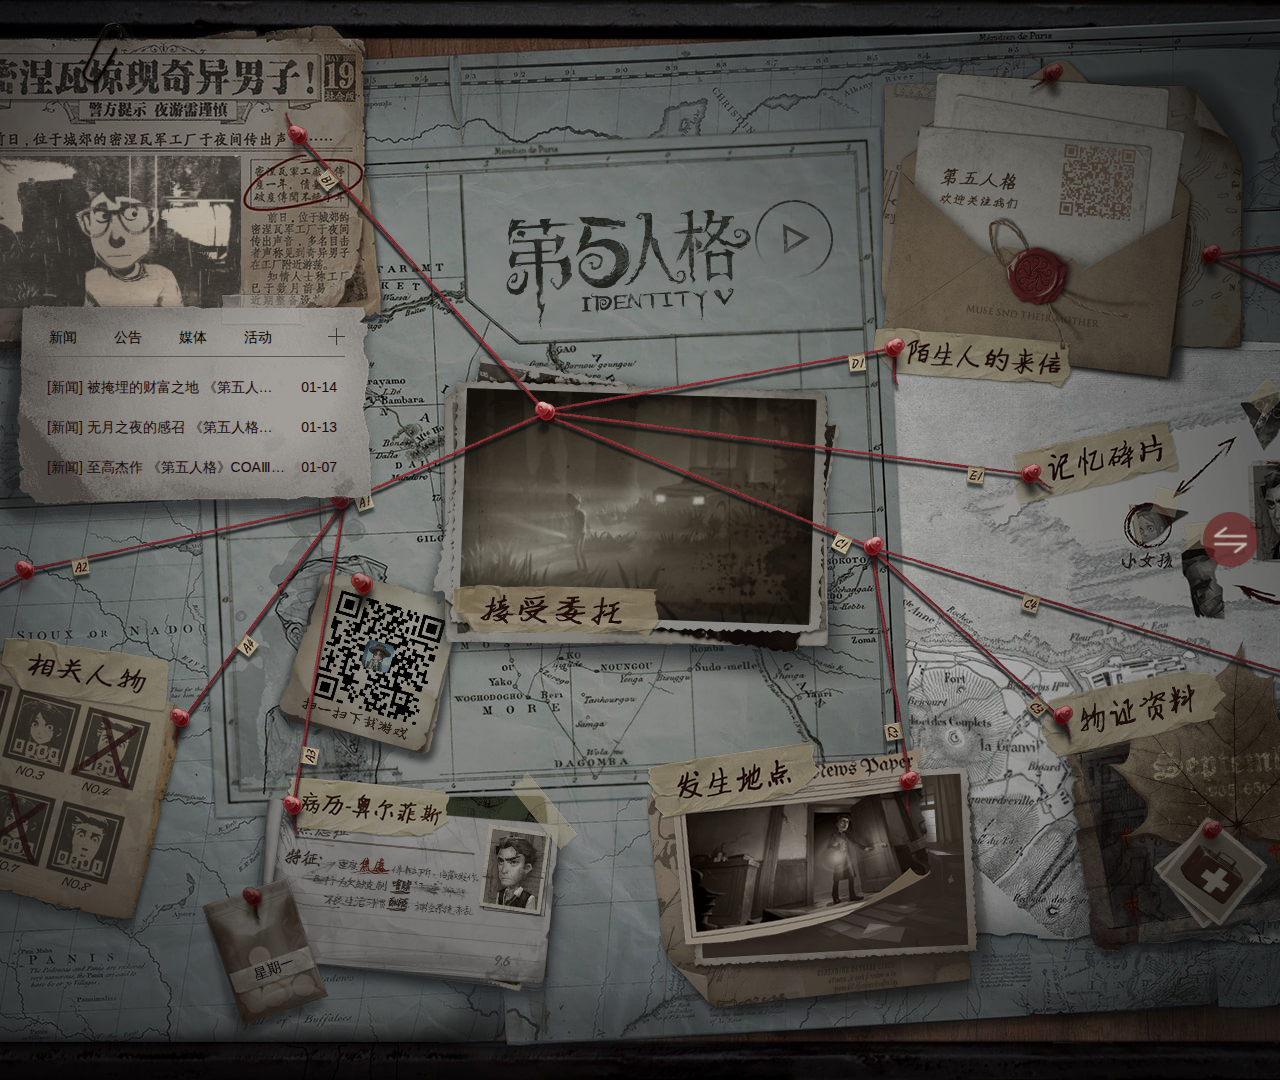
<file: index.html>
﻿<!DOCTYPE html>
<html lang="en">

<head>
    <meta charset="UTF-8">
    <meta name="viewport" content="width=device-width, initial-scale=1.0">
    <meta http-equiv="X-UA-Compatible" content="ie=edge">
    <link rel="stylesheet" href="./css/index.css">
    <script src="js/index.js"></script>
    <title>朱俊_第五人格</title>
</head>

<body>
    <div class="wrap">
        <!-- 標題小圖片 -->
        <div class="swiper-wrapper">
            <!-- logo -->
            <a href="javascript:;" class="logo"></a>
            <!-- 播放器旋轉三角 i是圓圈 -->
            <a href="javascript:alert('暂未开放');" data-video="" class="video video-btn">
                <i></i>
            </a>
            <!-- 陌生人的來信二維碼 -->
            <div class="wx-code">
                <img src="image/zj-2.png" alt="">
            </div>
        </div>
        <!-- 掃一掃下載遊戲 -->
        <div class="downQrCodeBox">
            <img class="qrCode" src="image/zj-4.png">
        </div>
        <!-- 奇異男子圖片 -->
        <div class="banner">
            <div class="bd">
                <ul>
                    <li>
                        <a title="逃生者" href="javascript:;" >
                            <img src="image/zj-6.gif">
                        </a>
                    </li>
                </ul>
            </div>
        </div>
        <!--奇藝男子公告 -->
        <div class="news" style="margin-left: -660px;">
            <!-- 奇異男子頁頭 -->
            <div class="hd" id="nav">
                <ul>
                    <li>新闻</li>
                    <li>公告</li>
                    <li>媒体</li>
                    <li>活动</li>
                </ul>
                <a href="javascript:;"  class="more"></a>
            </div>
            <!-- 奇異男子頁尾 -->
            <div class="bd" id="container">
                <ul class="tab">
                    <li><span>01-14</span><a href="javascript:;" >[新闻] 被掩埋的财富之地 《第五人格》新地图闪金石窟来袭</a></li>
                    <li><span>01-13</span><a href="javascript:;" >[新闻] 无月之夜的感召 《第五人格》新监管者“使徒”即将入驻庄园</a>
                    </li>
                    <li><span>01-07</span><a href="javascript:;" >[新闻] 至高杰作 《第五人格》COAⅢ直播狂欢即将开启</a></li>
                </ul>
                <ul class="tab">
                    <li><span>01-09</span><a href="javascript:;" >[公告] 关于“第五人格实体谜镜收藏卡”的声明</a></li>
                    <li><span>01-08</span><a href="javascript:;" >[公告] 12月违规玩家运营处罚名单公示-言论违规名单（2）</a></li>
                    <li><span>01-08</span><a href="javascript:;" >[公告] 12月违规玩家运营处罚名单公示-言论违规名单（1）</a></li>
                </ul>
                <ul class="tab">
                    <li><span>04-02</span><a href="javascript:;" >[媒体] 《第五人格》联合九游 打造淘宝烧脑互动小游戏</a></li>
                </ul>
                <ul class="tab">
                    <li><span>09-12</span><a href="javascript:;" >[活动] 斗鱼D-one第五人格线下总决赛厦门开赛！</a></li>
                    <li><span>08-14</span><a href="javascript:;" >[活动] 比心APPx第五人格配音赛火热来袭！3万大奖等你来拿</a>
                    </li>
                    <li><span>08-06</span><a href="javascript:;" >[活动]
                            观赛赢永久皮肤，投稿获万元奖金。暑期来好看视频畅快玩转第五人格IVC夏季精英赛！</a></li>
                </ul>
            </div>
        </div>
        <!-- 紅色線條背景 -->
        <div class="red-line"></div>

        <!-- 接收委託 -->
        <a href="javascript:;" class="a-jswt"></a>
        <!-- 接收委託背景圖 -->
        <div class="jswt">
            <img src="image/zj-5.gif" alt="">
            <div class="tt"></div>
        </div>

        <!-- 相關人物 -->
        <a href="figure.html" class="a-yfshr" target="_blank"></a>
        <!-- 相關人物背景圖 -->
        <div class="yfshr">
            <div class="male"></div>
            <div class="needle"></div>
        </div>

        <!-- 病歷·奧爾菲斯 -->
        <a href="javascript:;" class="a-zjbl"></a>
        <!-- 病歷·奧爾菲斯背景圖 -->
        <div class="zjbl">
            <div class="pill">
                <p class="day">星期一</p>
            </div>
        </div>

        <!-- 發生地點 -->
        <a href="javascript:;" class="a-xaxc"></a>
        <!-- 發生地點背景圖 -->
        <div class="xaxc">
            <div class="tt"></div>
            <div class="pic"></div>
        </div>

        <!-- 物證資料 -->
        <a href="javascript:;" class="a-wzzl"></a>
        <!-- 物證資料背景圖 -->
        <div class="wzzl">
            <div class="card"></div>
            <div class="card_bg"></div>
        </div>

        <!-- 陌生人的來信 -->
        <a href="javascript:;" class="a-mslx" onclick="ShowDiv('MyDiv','fade')"></a>
        <!-- 陌生人來信背景圖 -->
        <div class="mslx"></div>

        <!-- 記憶碎片 -->
        <div class="a-jysp">
            <a href="debris.html" target="_blank" class="gainian"></a>
        </div>
        <!-- 記憶碎片背景圖 -->
        <div class="jysp"></div>
        <!-- 右側圖片 -->
        <div class="mdy mdy_connect"></div>

        <!-- 遮罩層 -->
        <div class="Layer" id="fade" onclick="CloseDiv('MyDiv','fade')"></div>
        <!-- 內容區域 -->
        <div class="pop" id="MyDiv">
            <div>team members</div>
            <ul>
                <li>
                    <p><img src="image/01.jpg"></p>
                    <p>舒婷婷</p>
                </li>
                <li>
                    <p><img src="image/02.jpg"></p>
                    <p>朱俊</p>
                </li>
                <li>
                    <p><img src="image/03.jpg"></p>
                    <p>杨洋</p>
                </li>
                <li>
                    <p><img src="image/04.jpg"></p>
                    <p>袁荣</p>
                </li>
                <li>
                    <p><img src="image/05.jpg"></p>
                    <p>骆星宇</p>
                </li>
            </ul>
        </div>
        <!-- 切換屏幕按鈕 -->
        <a href="subpage.html" class="swh_btn" title="切屏"></a>
    </div>
</body>

</html>
</file>
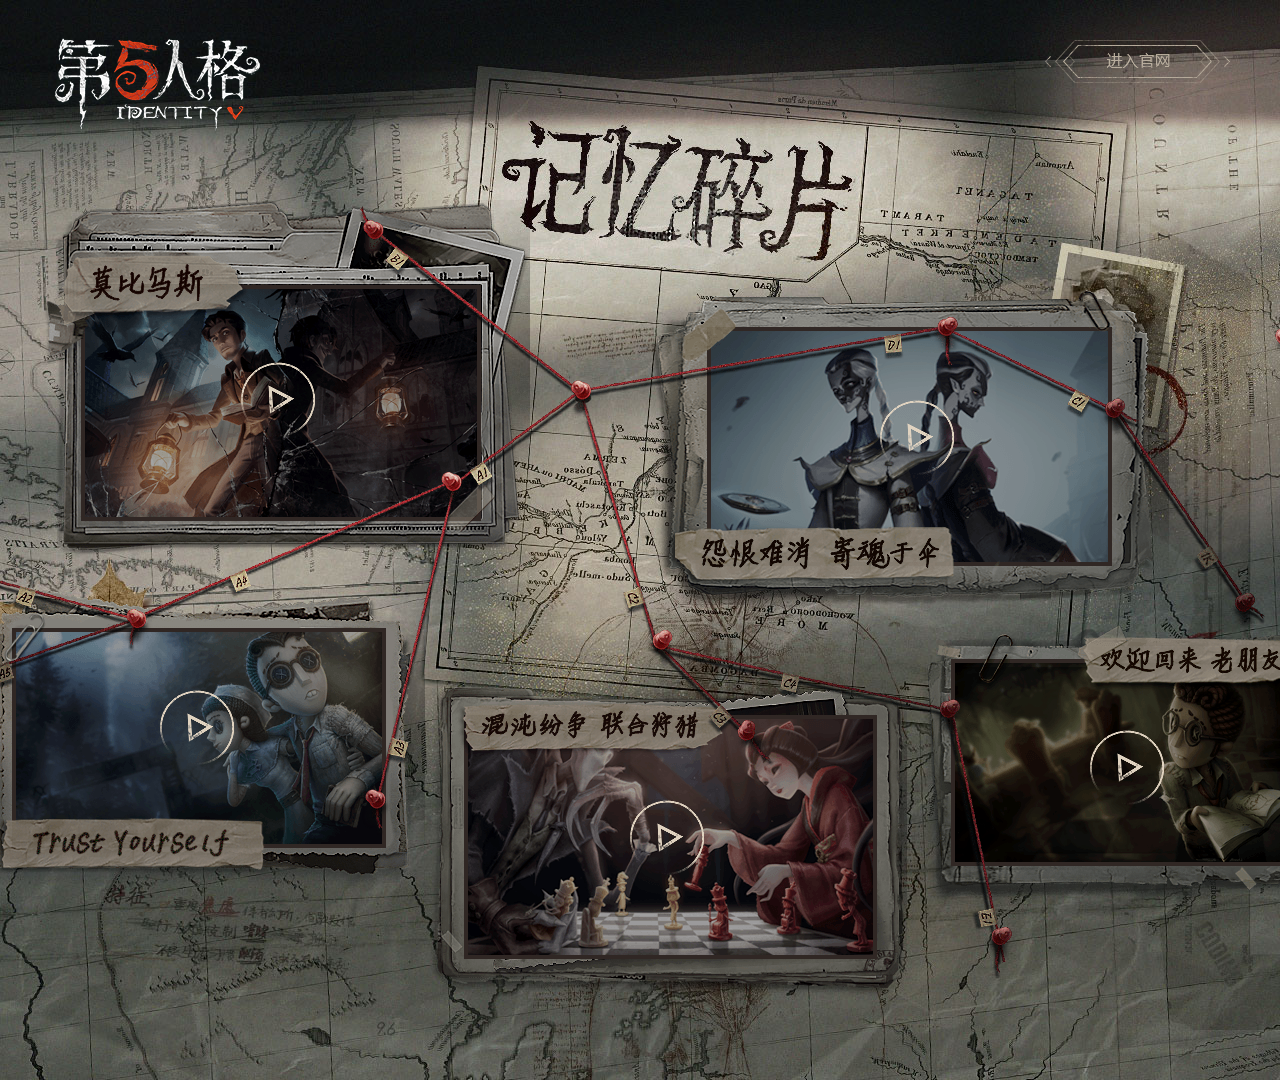
<file: debris.html>
<!DOCTYPE html>
<html>

<head>
  <title>駱星宇_记忆碎片</title>
  <meta name="viewport" content="width=device-width, initial-scale=1">
  <link rel="stylesheet" href="css/debris.css">
  <script src="js/debris.js"></script>
</head>

<body>
  <!-- 背景 -->
  <div>
    <!-- logo -->
    <div class="logo"></div>
    <!-- 主页连接 -->
    <a href="index.html" class="btn"></a>
    <!-- 播放 -->
    <!-- 主图div -->
    <!-- 5张主图 -->
    <a href="javascript:;" class="vid v1" onclick="alert1()"></a>
    <div id="div_f1"></div>
    <div class="five f1"></div>
    <!-- 2 -->
    <a href="javascript:;" class="vid v2" onclick="alert2()"></a>
    <div id="div_f2"></div>
    <div class="five f2"></div>
    <!-- 3 -->
    <a href="javascript:;" class="vid v3" onclick="alert3()"></a>
    <div id="div_f3"></div>
    <div class="five f3"></div>
    <!-- 4 -->
    <a href="javascript:;" class="vid v4" onclick="alert4()"></a>
    <div id="div_f4"></div>
    <div class="five f4"></div>
    <!-- 5 -->
    <a href="javascript:;" class="vid v5" onclick="alert5()"></a>
    <div id="div_f5"></div>
    <div class="five f5"></div>
    <!-- 背景2 -->
    <div class="bg2" tabindex="0"></div>
    <!-- 视频1 -->
    <!-- 视频背景 -->
    <div class="in" id="video1">
      <!-- 视频 -->
      <video id="reset1" controls
        src="https://crazynote.v.netease.com/2018/0827/da10fd4246ddc11e87f45e14d1b2a7c1qt.mp4"></video>
      <!-- 关闭按钮 -->
      <a href="javascript:;" class="btns" onclick="close1()"></a>
    </div>
    <!-- 视频2 -->
    <div class="in" id="video2">
      <video id="reset2" controls
        src="https://crazynote.v.netease.com/2018/0827/a0c9f6e1feaa69ad5f4c4d81de761f4dqt.mp4"></video>
      <a href="javascript:;" class="btns" onclick="close2()"></a>
    </div>
    <!-- 视频3 -->
    <div class="in" id="video3">
      <video id="reset3" controls
        src="https://crazynote.v.netease.com/2018/0827/e5816ed1a9991f78bfe4bb8b365f9cbfqt.mp4"></video>
      <a href="javascript:;" class="btns" onclick="close3()"></a>
    </div>
    <!-- 视频4 -->
    <div class="in" id="video4">
      <video id="reset4" controls
        src="https://crazynote.v.netease.com/2018/0827/37f159d0e5e245c77ce28f11891fcbb6qt.mp4"></video>
      <a href="javascript:;" class="btns" onclick="close4()"></a>
    </div>
    <!-- 视频5 -->
    <div class="in" id="video5">
      <video id="reset5" controls
        src="https://crazynote.v.netease.com/2018/0827/c3be57ef293d16faba6bda0f47d1690fqt.mp4"></video>
      <a href="javascript:;" class="btns" onclick="close5()"></a>
    </div>
  </div>
</body>

</html>
</file>
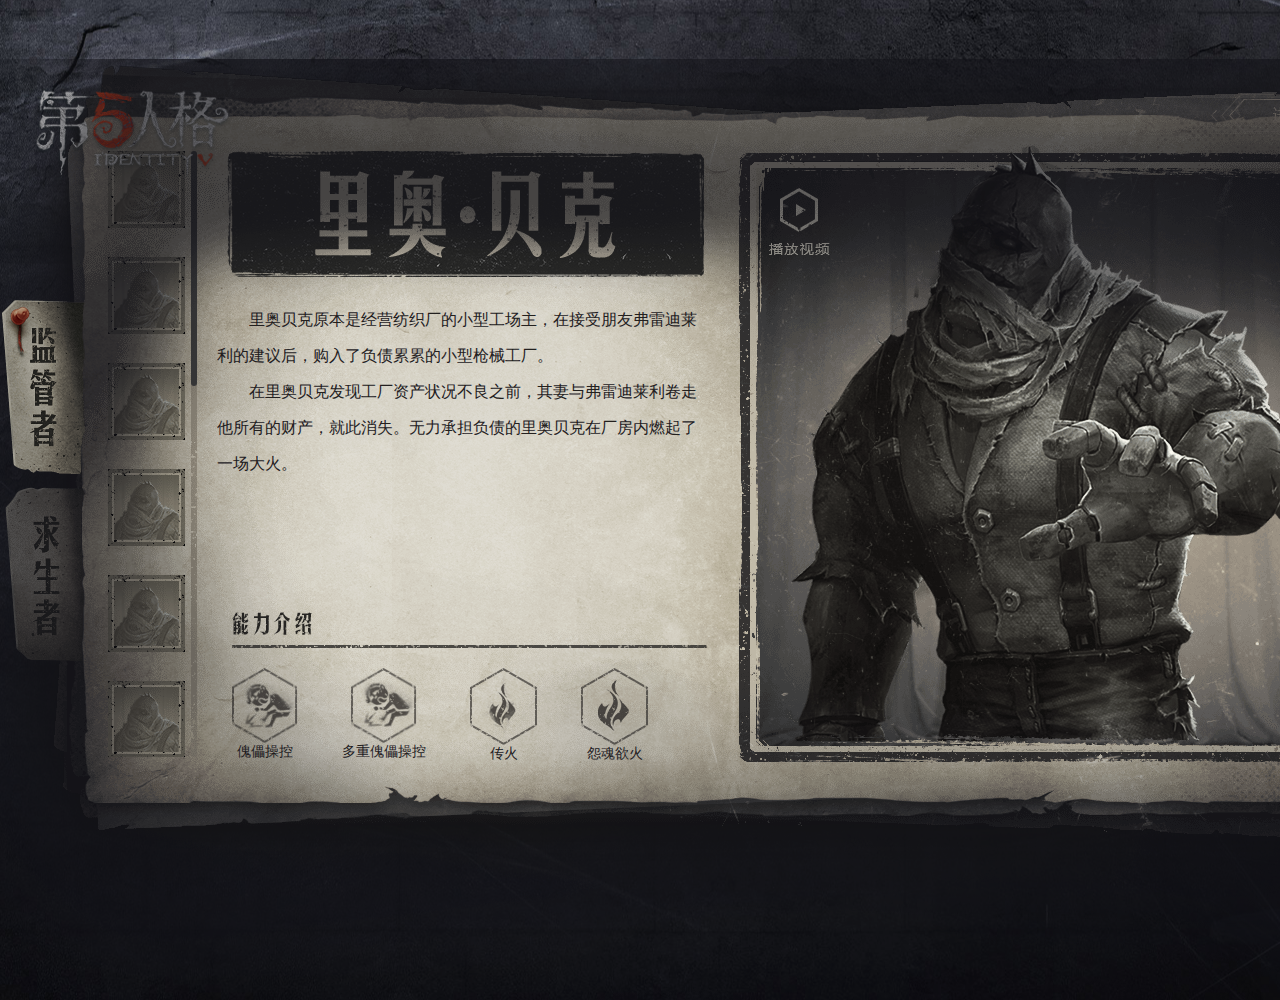
<file: figure.html>
<!DOCTYPE html>
<html lang="en">

<head>
    <meta charset="UTF-8">
    <meta name="viewport" content="width=device-width, initial-scale=1.0">
    <meta -equiv="X-UA-Compatible" content="ie=edge">
    <link rel="stylesheet" href="css/figure.css">
    <script src="js/figure.js"></script>
    <title>舒婷婷_第五人格</title>
</head>

<body>
    <div class="container">
        <!--此乃头部-->
        <a href="javasrcipt:;" title="第五人格logo" class="logo"></a>
        <a href="index.html" target="_blank" title="进入官网" class="go_index"></a>
        <!-- 頁面內容區域 -->
        <div class="mid">
            <!-- 中興內容區域 -->
            <div class="content">
                <!-- 書籤 -->
                <div class="left_nav">
                    <a href="javascript:;" title="监管者" class="nav_jgz shuq" id="xuazn"><i></i></a>
                    <a href="javascript:;" title="求生者" class="nav_qsz shuq"><i></i></a>
                </div>
                <!-- 書本 -->
                <div class="mid_text shub1">
                    <!--监管者列表-->
                    <div class="iteme itemzz">
                        <!--监管者-->
                        <div class="left_silde left_silde1" tabindex="1">
                            <ul class="neirong">
                                <li class="head1" data-name="leo"></li>
                                <li class="head2" data-name="joker"></li>
                                <li class="head5" data-name="jack"></li>
                                <li class="head3" data-name="bane"></li>
                                <li class="head4" data-name="violetta"></li>
                                <li class="head6" data-name="michiko"></li>
                                <li class="head7" data-name="hastur"></li>
                                <li class="head9" data-name="joseph"></li>
                                <li class="head8" data-name="fwjxba"></li>
                                <li class="head10" data-name="brk"></li>
                                <li class="head11" data-name="ydhl"></li>
                                <li class="head12" data-name="dcr"></li>
                                <li class="head13" data-name="nx"></li>
                                <li class="head14" data-name="mary"></li>
                                <li class="head15" data-name="bb"></li>
                            </ul>
                        </div>
                        <!-- 滾動條 -->
                        <div class="nicescroll-rails nicescroll-rails-vr gdt">
                            <div class="gdtnr"></div>
                        </div>
                    </div>
                    <!-- 書本內容區域  所有 -->
                    <div class="intro_box">
                        <!-- 所有文本 -->
                        <div class="mid_intro">
                            <!-- 名字 -->
                            <div class="title_name">
                                <!-- 名字圖片 -->
                                <img src="image/stt-12.png" alt="里奥·贝克"></div>
                            <!-- 文本內容 -->
                            <div class="text">
                                <p>里奥贝克原本是经营纺织厂的小型工场主，在接受朋友弗雷迪莱利的建议后，购入了负债累累的小型枪械工厂。</p>
                                <p>在里奥贝克发现工厂资产状况不良之前，其妻与弗雷迪莱利卷走他所有的财产，就此消失。无力承担负债的里奥贝克在厂房内燃起了一场大火。</p>
                            </div>
                            <!-- 能力介紹 -->
                            <div class="power_intro">
                                <!-- 文字圖片 -->
                                <div class="top_title"></div>
                                <!-- 能力詳情 -->
                                <div class="jn_box">
                                    <div class="jn"><img src="image/stt-13.png" alt="傀儡操控">
                                        <p>傀儡操控</p>
                                        <div class="jn_details jn_details1">
                                            <div class="jn_title">傀儡操控</div>
                                            <div class="p_box">
                                                <p>厂长摆弄的傀儡与其有莫名联系；点击放置或蓄力抛出后，傀儡能感应周围求生者并提醒厂长；厂长能与傀儡互换位置并短暂加速；傀儡可被求生者拆除，拆除期间无法互换。
                                                </p>
                                            </div>
                                        </div>
                                    </div>
                                    <div class="jn"><img src="image/stt-14.png" alt="多重傀儡操控">
                                        <p>多重傀儡操控</p>
                                        <div class="jn_details jn_details2">
                                            <div class="jn_title">多重傀儡操控</div>
                                            <div class="p_box">
                                                <p>成功追击求生者后，厂长有了第二个傀儡玩物——红色只是沾染了更深的污渍。</p>
                                            </div>
                                        </div>
                                    </div>
                                    <div class="jn"><img src="image/stt-15.png" alt="传火">
                                        <p>传火</p>
                                        <div class="jn_details jn_details3">
                                            <div class="jn_title">传火</div>
                                            <div class="p_box">
                                                <p>点击技能按键释放持续20秒的怨恨虚影，虚影将自动追击周围的求生者；长按技能按键可传递给傀儡一份怨火，驱使傀儡追击附近的求生者，与傀儡交换位置会熄灭怨火。
                                                </p>
                                            </div>
                                        </div>
                                    </div>
                                    <div class="jn"><img src="image/stt-16.png" alt="怨魂欲火">
                                        <p>怨魂欲火</p>
                                        <div class="jn_details jn_details4">
                                            <div class="jn_title">怨魂欲火</div>
                                            <div class="p_box">
                                                <p>厂长在追击求生者时、被眩晕以及四名未倒地的求生者成功破译密码机后会增加怨愤，累积到一定程度会形成怨火，消耗怨火可使用传火技能。</p>
                                            </div>
                                        </div>
                                    </div>
                                </div>
                            </div>
                        </div>
                        <!-- 人物圖片 -->
                        <div class="right_img">
                            <!-- 播放視頻 -->
                            <a href="javascript:;" class="playVideo video_btn" title="视频按钮" data-video=""></a>
                            <!-- 角色圖片 -->
                            <img src="image/stt-17.png" alt="角色">
                        </div>
                    </div>
                </div>
                <!-- 書本 -->
                <div class="mid_text shub2">
                    <!--求生者列表-->
                    <div class="itemr itemzz">
                        <!-- 求生者 -->
                        <div class="left_silde left_silde2" tabindex="2">
                            <ul class="neirong">
                                <li class="head4" data-name="ew"></li>
                                <li class="head2" data-name="fr"></li>
                                <li class="head1" data-name="ed"></li>
                                <li class="head3" data-name="kp"></li>
                                <li class="head5" data-name="slr"></li>
                                <li class="head9" data-name="kf"></li>
                                <li class="head10" data-name="ns"></li>
                                <li class="head6" data-name="mb"></li>
                                <li class="head16" data-name="tr"></li>
                                <li class="head7" data-name="we"></li>
                                <li class="head12" data-name="ha"></li>
                                <li class="head8" data-name="lg"></li>
                                <li class="head13" data-name="mz"></li>
                                <li class="head18" data-name="fg"></li>
                                <li class="head17" data-name="ec"></li>
                                <li class="head11" data-name="ka"></li>
                                <li class="head14" data-name="vn"></li>
                                <li class="head19" data-name="lc"></li>
                                <li class="head20" data-name="nc"></li>
                                <li class="head21" data-name="pd"></li>
                                <li class="head22" data-name="yr"></li>
                                <li class="head23" data-name="zjyy"></li>
                                <li class="head24" data-name="df"></li>
                                <li class="head25" data-name="tjs"></li>
                                <li class="head26" data-name="yc"></li>
                            </ul>
                        </div>

                        <!-- 滾動條 -->
                        <div class="nicescroll-rails nicescroll-rails-vr gdt">
                            <div class="gdtnr"></div>
                        </div>
                    </div>

                    <!-- 書本內容區域  所有 -->
                    <div class="intro_box">
                        <!-- 所有文本 -->
                        <div class="mid_intro">
                            <!-- 名字 -->
                            <div class="title_name">
                                <!-- 名字圖片 -->
                                <img src="image/stt-12.png" alt="里奥·贝克"></div>
                            <!-- 文本內容 -->
                            <div class="text">
                                <p>我是求生者 里奥贝克原本是经营纺织厂的小型工场主，在接受朋友弗雷迪莱利的建议后，购入了负债累累的小型枪械工厂。</p>
                                <p>在里奥贝克发现工厂资产状况不良之前，其妻与弗雷迪莱利卷走他所有的财产，就此消失。无力承担负债的里奥贝克在厂房内燃起了一场大火。</p>
                            </div>
                            <!-- 能力介紹 -->
                            <div class="power_intro">
                                <!-- 文字圖片 -->
                                <div class="top_title"></div>
                                <!-- 能力詳情 -->
                                <div class="jn_box">
                                    <div class="jn"><img src="image/stt-13.png" alt="傀儡操控">
                                        <p>傀儡操控</p>
                                        <div class="jn_details jn_details1">
                                            <div class="jn_title">傀儡操控</div>
                                            <div class="p_box">
                                                <p>厂长摆弄的傀儡与其有莫名联系；点击放置或蓄力抛出后，傀儡能感应周围求生者并提醒厂长；厂长能与傀儡互换位置并短暂加速；傀儡可被求生者拆除，拆除期间无法互换。
                                                </p>
                                            </div>
                                        </div>
                                    </div>
                                    <div class="jn"><img src="image/stt-14.png" alt="多重傀儡操控">
                                        <p>多重傀儡操控</p>
                                        <div class="jn_details jn_details2">
                                            <div class="jn_title">多重傀儡操控</div>
                                            <div class="p_box">
                                                <p>成功追击求生者后，厂长有了第二个傀儡玩物——红色只是沾染了更深的污渍。</p>
                                            </div>
                                        </div>
                                    </div>
                                    <div class="jn"><img src="image/stt-15.png" alt="传火">
                                        <p>传火</p>
                                        <div class="jn_details jn_details3">
                                            <div class="jn_title">传火</div>
                                            <div class="p_box">
                                                <p>点击技能按键释放持续20秒的怨恨虚影，虚影将自动追击周围的求生者；长按技能按键可传递给傀儡一份怨火，驱使傀儡追击附近的求生者，与傀儡交换位置会熄灭怨火。
                                                </p>
                                            </div>
                                        </div>
                                    </div>
                                    <div class="jn"><img src="image/stt-16.png" alt="怨魂欲火">
                                        <p>怨魂欲火</p>
                                        <div class="jn_details jn_details4">
                                            <div class="jn_title">怨魂欲火</div>
                                            <div class="p_box">
                                                <p>厂长在追击求生者时、被眩晕以及四名未倒地的求生者成功破译密码机后会增加怨愤，累积到一定程度会形成怨火，消耗怨火可使用传火技能。</p>
                                            </div>
                                        </div>
                                    </div>
                                </div>
                            </div>
                        </div>
                        <!-- 人物圖片 -->
                        <div class="right_img">
                            <!-- 播放視頻 -->
                            <a href="javascript:;" class="playVideo video_btn" title="视频按钮" data-video=""></a>
                            <!-- 角色圖片 -->
                            <img src="image/stt-17.png" alt="角色">
                        </div>
                    </div>
                </div>
            </div>
        </div>
        <!-- 黑色背景 -->
        <div class="zg"></div>
        <!--遮罩层-->
        <div class="Layer"></div>
        <!--视频弹层-->
        <div class="pop video-pop" id="video-pop">
            <!-- 關閉視頻 -->
            <a href="javascript:;" class="close" title=""><s></s></a>
            <!-- 視頻 -->
            <div class="video-box"></div>
        </div>
    </div>
</body>

</html>
</file>
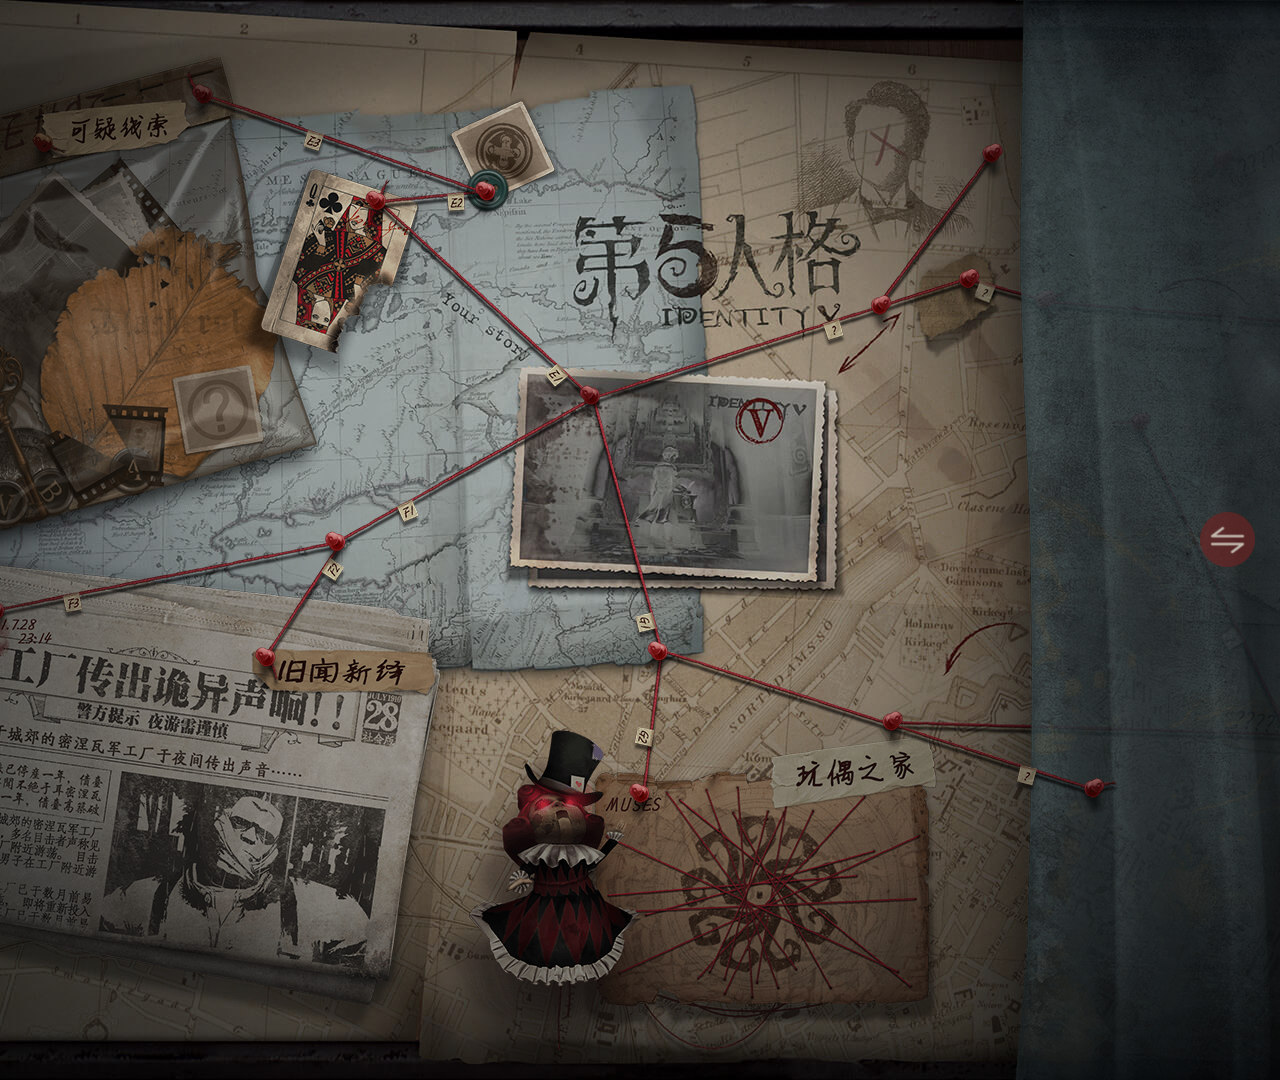
<file: subpage.html>
<!DOCTYPE html>
<html lang="en">

<head>
    <meta charset="UTF-8">
    <meta name="viewport" content="width=device-width, initial-scale=1.0">
    <meta http-equiv="X-UA-Compatible" content="ie=edge">
    <title>楊洋_第五人格子頁面</title>
    <link rel="stylesheet" href="css/subpage.css">
</head>

<body>
    <!-- 整个背景的大图片 -->
    <div class="wrap">
        <!-- div上的a标签,功能:使下面div图片高亮 可疑线索 -->
        <a href="JavaScript:;"  class="a_kyxs"></a>
        <!-- div上的a标签,功能:使下面div图片高亮 旧闻新绎 -->
        <a href="JavaScript:;" class="a_jwxy"></a>
        <!-- div上的a标签,功能:使下面div图片高亮 玩偶之家 -->
        <a href="JavaScript:;" class="a_wozj"></a>
        <!--wrap下的所有元素都为绝对定位,相对于父元素(整个背景图片) 
            .kyxs及其下面的类为定义图片及宽高 -->
        <!-- 可疑线索图片引入页面 kyxs -->
        <div class="kyxs"></div>
        <!-- 旧闻新绎图片引入页面 jwxy -->
        <div class="jwxy"></div>
        <!-- 玩偶之家图片引入页面 wozj -->
        <div class="wozj"></div>
        <!-- 线路图片引入页面 Clues_figure-->
        <div class="Clues_figure"></div>
        <!-- 灰色遮挡板图片引入页面 barrier -->
        <div class="barrier"></div>
        <!-- 音乐线路图片引入页面 music -->
        <div class="music"></div>
        <!-- 扑克牌图片引入页面 pkp -->
        <div class="pkp"></div>
        <!-- 纽扣图片引入页面 fastener -->
        <div class="fastener"></div>
        <!-- 钟表图片引入页面 watch -->
        <div class="watch"></div>
        <!-- 切換屏幕按鈕 -->
        <a href="index.html" class="swh_btn" title="切屏"></a>
    </div>
</body>

</html>
</file>
<file: css/index.css>
* {
    padding: 0px;
    margin: 0px;
    font-family: "Microsoft YaHei", simSun, "Lucida Grande", "Lucida Sans Unicode", Arial;
    font-size: 14px;
}

ul {
    display: block;
    list-style-type: disc;
    margin-inline-start: 0px;
    margin-inline-end: 0px;
}

li {
    list-style: none;
}

a,a:hover {
    text-decoration: none;
}

a,button {
    cursor: pointer;
}

/* 頁面點幾 跳轉div */
[class|=a] {
    z-index: 11;
}

/* 所有圖片高亮 */
[class|=a]:hover+div {
    filter: brightness(1.2);
    transition: all 0.4s;
}
/* 接受委託圖片高亮 */
.a-jswt:hover~.jswt {
    filter: brightness(1.0);
    transition: all 0.4s;
}
/* 背景圖 */
.wrap {
    min-width: 1260px;
    max-width: 1920px;
    height: 1080px;
    position: relative;
    overflow: hidden;
    background: #fff url(../image/zj-01.jpg) center top no-repeat;
}

/* 第五人格logo */
.logo {
    width: 254px;
    height: 141px;
    float: left;
    position: absolute;
    top: 195px;
    left: 50%;
    margin-left: -140px;
    background: url(../image/zj-18.png);
    cursor: default;
    z-index: 10;
}

/* 中間小三角 */
.video-btn {
    position: absolute;
    width: 78px;
    height: 78px;
    top: 200px;
    left: 50%;
    margin-left: 115px;
    background: url(../image/zj-19.png) 55% center no-repeat;
    z-index: 10;
    transition: all 0.3s;
}
/* 小三角旋轉動畫 */
.video-btn:hover {
    transition: all 0.3s;
    transform: rotate(90deg);
}

/* 圓圈旋轉效果 */
.video-btn i {
    width: 78px;
    height: 78px;
    float: left;
    background: url(../image/zj-20.png) center center no-repeat;
    animation:xuan 3s linear infinite; 
}
/* 旋轉效果 */
@keyframes xuan{
    100%{-webkit-transform:rotate(360deg);}
  }

/* 陌生人的來信 */
.wx-code {
    position: absolute;
    top: 145px;
    left: 50%;
    margin-left: 420px;
    z-index: 10;
    transform: rotate(5deg);
}

/* 信二維碼 */
.wx-code img {
    width: 75px;
}

/* 掃一掃二維碼 */
.downQrCodeBox {
    width: 201px;
    height: 204px;
    background: url(../image/zj-24.png) no-repeat;
    position: absolute;
    top: 564px;
    left: 50%;
    margin-left: -370px;
}

/* 掃一掃下載遊戲 */
.downQrCodeBox img {
    display: block;
    position: absolute;
    width: 144px;
    height: 145px;
    top: 21px;
    left: 36px;
    border: 0;
    outline: none;
}

/* 接收委託 */
.jswt {
    background: url(../image/zj-25.png);
}

.a-jswt,.jswt {
    width: 437px;
    height: 350px;
    position: absolute;
    top: 345px;
    left: 50%;
    margin-left: -222px;
}

/* 接收委託圖片 */
.jswt img {
    width: 350px;
    height: 225px;
    float: left;
    margin: 49px 0 0 45px;
    -o-transform: rotate(2deg);
    -webkit-transform: rotate(2deg);
    -moz-transform: rotate(2deg);
    -ms-transform: rotate(2deg);
    transform: rotate(2deg);
}

/* 接受委託文字 */
.jswt .tt {
    width: 206px;
    height: 65px;
    float: left;
    margin: -35px 0 0 35px;
    position: relative;
    z-index: 1;
    background: url(../image/zj-26.png);
}

/* 過渡全部 */
.jysp,
.mslx,
.jswt,
.yfshr,
.zjbl,
.xaxc,
.wzzl {
    filter: brightness(0.75);
    /* transition: all 1s; */
}

/* 奇異男子圖片 */
.banner {
    position: absolute;
    top: 155px;
    left: 50%;
    float: left;
    margin-left: -654px;
    z-index: 10;
}

/* 奇異男子圖片大小 */
.banner .bd img {
    width: 255px;
    height: 154px;
}

/* 文章內容 */
.news {
    width: 404px;
    height: 247px;
    position: absolute;
    top: 290px;
    left: 50%;
    float: left;
    margin-left: -720px;
    z-index: 10;
    background: url(../image/zj-27.png);
}

/* 文章頁頭 */
.news .hd {
    width: 315px;
    float: left;
    height: 36px;
    margin: 30px 20px 0 50px;
    border-bottom: 1px solid #5a5753;
}

/* 頁頭文字，下劃線 */
.news .hd li:hover {
    font-weight: bolder;
    border-bottom: 2px solid #2a2522;
}

/* 頁頭內容區域 */
.news .hd li {
    width: 65px;
    float: left;
    line-height: 35px;
    text-align: center;
    color: #000;
    cursor: pointer;
}

/* 文章頁頭加號 */
.news .hd .more {
    width: 17px;
    height: 17px;
    float: right;
    margin-top: 8px;
    background: url(../image/zj-28.png);
}

/* 文章主體 */
.news .bd {
    width: 290px;
    float: left;
    margin: 10px 30px 0 67px;
}

.news .bd ul {
    width: 100%;
    min-height: 120px;
    float: left;
}

.news .bd li {
    color: #1b0908;
    line-height: 40px;
}

.news .bd li span {
    float: right;
}

.news .bd li a {
    width: 238px;
    height: 40px;
    display: block;
    color: #1b0908;
    overflow: hidden;
    text-overflow: ellipsis;
    white-space: nowrap;
}

/* 頁面紅色線條 */
.red-line {
    width: 1576px;
    height: 771px;
    position: absolute;
    top: 110px;
    left: 50%;
    margin-left: -810px;
    z-index: 1;
    background: url(../image/zj-29.png);
}

/* 相關人物 */
.a-yfshr,.yfshr {
    width: 423px;
    height: 328px;
    position: absolute;
    top: 612px;
    left: 50%;
    margin-left: -852px;
}
/* 相關人物針頭 */
.needle{
width: 54px;
height: 101px;
position: absolute;
top: 160px;
left: 245px;
background: url(../image/zj-31.png);
opacity: 0;
}
.a-yfshr:hover~.yfshr .needle {
    animation: needle ease-in .2s .2s both
}
@keyframes needle {
    0% {
        transform: translateY(-150%) translateX(-100%) scale(1.8)
    }

    100% {
        transform: translateY(0%) translateX(0%) scale(1);
        opacity: 1;
        /* 下面代碼只是為了兼容ie8以下的所有瀏覽器 */
        filter: alpha(opacity=100)
    }
}

/* 病歷 */
.zjbl,
.a-zjbl {
    width: 343px;
    height: 249px;
    position: absolute;
    top: 770px;
    left: 50%;
    margin-left: -404px;
}

/* 發生地點 */
.xaxc,
.a-xaxc {
    width: 374px;
    height: 303px;
    position: absolute;
    top: 742px;
    left: 50%;
    margin-left: 5px;
}
/* 飄葉圖 */
.xaxc .pic {
    width: 292px;
    height: 217px;
    position: absolute;
    top: 0;
    left: 20px;
    background: url(../image/zj-36.png);
}
/* 飄業特效 */
.a-xaxc:hover~.xaxc .pic {
        animation: pic ease-in-out .8s .1s both
}
@keyframes pic {
    0% {
        opacity: 1;
    }
    100% {
        opacity: 0;
        transform: translateY(100%)
    }
}

/* 物證資料 */
.wzzl,
.a-wzzl {
    width: 480px;
    height: 340px;
    position: absolute;
    top: 640px;
    left: 50%;
    margin-left: 400px;
}

/* 陌生人的來信 */
.wzzl,
.a-wzzl {
    width: 480px;
    height: 340px;
    position: absolute;
    top: 640px;
    left: 50%;
    margin-left: 400px;
}

/* 記憶碎片 */
.a-jysp,
.jysp {
    width: 609px;
    height: 257px;
    position: absolute;
    top: 373px;
    left: 50%;
    margin-left: 286px;
}

/* 記憶碎片 */
.a-jysp .gainian {
    margin: 0;
    width: 100%;
    height: 100%;
    display: block;
}
/* 相關人物 */
.yfshr {
    background: url(../image/zj-30.png) no-repeat;
}

/* 病歷·奧爾菲斯 */
.zjbl {
    background: url(../image/zj-32.png);
}

/* 病歷星期三藥代 */
.zjbl .pill {
    width: 131px;
    height: 171px;
    position: absolute;
    top: 106px;
    left: -38px;
    background: url(../image/zj-33.png);
    transform-origin: 59px 20px;
    /*動畫  名稱  開始結尾較慢 完成時間 間隔時間 播放方式 播放次數  */
    animation: male ease-in-out 1.2s .4s alternate infinite;
}

/* 藥袋晃動特效 */
@keyframes male {
    100% {
        transform: rotate(10deg)
    }
}

/* 病歷藥袋日期 */
.zjbl .pill p {
    float: left;
    margin: 84px 0 0 55px;
    color: #000;
    -o-transform: rotate(-20deg);
    -webkit-transform: rotate(-20deg);
    -moz-transform: rotate(-20deg);
    -ms-transform: rotate(-20deg);
    transform: rotate(-20deg);
}

/* 發生地點 */
.xaxc {
    background: url(../image/zj-34.png);
}

/* 發生地點文字 */
.xaxc .tt {
    width: 178px;
    height: 80px;
    position: absolute;
    top: -1px;
    left: -1px;
    z-index: 1;
    background: url(../image/zj-35.png);
}

/* 飄葉圖 */
.xaxc .pic {
    width: 292px;
    height: 217px;
    position: absolute;
    top: 0;
    left: 20px;
    background: url(../image/zj-36.png);
}

/* 物證資料 */
.wzzl {
    background: url(../image/zj-37.png);
}

/* 物證資料醫療箱 */
.wzzl .card {
    width: 123px;
    height: 120px;
    position: absolute;
    top: 175px;
    left: 110px;
    background: url(../image/zj-38.png);
    transform-origin: 58px 15px;
    animation: male ease-in-out 1.2s  alternate infinite;
    animation-play-state: paused;
}
.a-wzzl:hover~.wzzl>.card {
    animation-play-state: running;
}

.a-wzzl:hover~.wzzl>.card_bg {
    animation-play-state: running;
}
@keyframes female {
    0% {
        transform: rotate(0deg)
    }

    100% {
        transform: rotate(-10deg)
    }
}

/* 物證資料收集袋 */
.wzzl .card_bg {
    width: 176px;
    height: 197px;
    position: absolute;
    top: 43px;
    left: 267px;
    background: url(../image/zj-39.png);
    
    transform-origin: 76px 20px;
    animation: female ease-in-out 1.2s  alternate infinite;
    animation-play-state: paused;
}

/* 陌生人的來信 */
.mslx {
    background: url(../image/zj-40.png);
}

.a-mslx,
.mslx {
    width: 411px;
    height: 350px;
    position: absolute;
    top: 40px;
    left: 50%;
    margin-left: 215px;
}

/* 記憶碎片 */
.jysp {
    background: url(../image/zj-41.png);
}

/* 右側紅色線條圖片 */
.mdy_connect {
    width: 727px;
    height: 564px;
    background: url(../image/zj-46.png) no-repeat;
    background-size: 100%;
    position: absolute;
    left: 50%;
    top: 168px;
    margin-left: 553px;
}
/* 切換屏幕 */
.swh_btn {
    display: block;
    position: absolute;
    right: 22px;
    top: 50%;
    margin-top: -28px;
    width: 55px;
    height: 55px;
    background: url(../image/zj-52.png) no-repeat;
    background-size: 100%;
    z-index: 99;
    animation: swhAni 8s linear infinite;
}
@keyframes swhAni {
    0% {
        transform: rotate(0)
    }
    50% {
        transform: rotate(180deg)
    }
    100% {
        transform: rotate(360deg)
    }
}
/* 遮罩層 */
.Layer {
    position: fixed;
    top: 0;
    left: 0;
    width: 100%;
    height: 100%;
    background: #000;
    opacity: 0.6;
    z-index: 100;
    transition: all .3s;
    display: none;
}

/* 遮罩層上內容區域 */
.pop {
    margin-top: -80px;
    margin-left: -421.5px;
    width: 805px;
    height: 250px;
    position: fixed;
    top: 40%;
    left: 50%;
    z-index: 1000;
    display: none;
}
/* 加右邊框 */
.pop li {
    width: 160px;
    height: 100%;
    float: left;
    text-align: center;
    border-right: 1px solid #7b7b6e;
}
/* 消除最後一個元素的邊框 */
.pop li:last-of-type {
    border: 0;
}
/* 遮罩層圖片 */
.pop img {
    width: 120px;
    height: 120px;
    line-height: 116px;
    vertical-align: middle;
    margin: 10px auto;
    border-radius: 5px;
    border: 2px solid #7b7b6e;
}
/* 遮罩層文字 */
.pop p {
    color: #ccc5a8;
    font-size: 16px;
}
/* team members */
.pop div {
    height: 80px;
    display: block;
    width: 100%;
    font-size: 3rem;
    color: #ccc5a8;
    text-align:center
}
</file>
<file: css/debris.css>
*{
  margin: 0;
  padding: 0;
}
/* 背景 */
body{
  background-color:#0c0e0d;
}
body>div:first-child{
  min-width: 1260px;
  max-width: 1920;
  height: 1080px;
  position: relative;
  overflow: hidden;
  background: url("../image/lxy-bg.jpg") center top no-repeat;
}
/* 檯头 */
.logo{
  background: url("../image/lxy-logo.png");
  position: absolute;
  width: 214px;
  height: 130px;
  left: 50px;
  top: 10px;
}
.btn{
  background: url("../image/lxy-btn.png") no-repeat;
  position: absolute;
  width: 185px;
  height: 43px;
  right: 50px;
  top: 40px;
  transition: all .5s;
  transform: scale(1);
}
.btn:hover{
  transition: all .5s;
  transform: scale(1.06);
}
/* 主图 */
.five{
  position: absolute;
  transition: all .5s;
  filter:brightness(0.75);
}
/* .five:hover{
  transition: all .5s;
  filter:brightness(1);
} */
.f1{
  background: url("../image/lxy-five1.png");
  width: 487px;
  height: 359px;
  top: 200px;
  left: 50%;
  margin-left: -597px;
}
.f2{
  background: url("../image/lxy-five2.png");
  width: 518px;
  height: 329px;
  top: 290px;
  left: 50%;
  margin-left: 11px;
}
.f3{
  background: url("../image/lxy-five3.png");
  width: 455px;
  height: 307px;
  top: 586px;
  left: 50%;
  margin-left: -670px;
}
.f4{
  background: url("../image/lxy-five4.png");
  width: 479px;
  height: 323px;
  top: 680px;
  left: 50%;
  margin-left: -212px;
}
.f5{
  background: url("../image/lxy-five5.png");
  width: 441px;
  height: 297px;
  top: 624px;
  left: 50%;
  margin-left: 268px;
}
/* 背景——红绳 */
.bg2{
  background: url("../image/lxy-bg2.png");
  position: absolute;
  width: 1475px;
  height: 774px;
  top: 206px;
  left: 50%;
  margin-left: -807px;
  display: table;
  z-index: 3;
  outline: 0;
}
/* 主图div */
#div_f1{
  width: 487px;
  height: 359px;
  top: 200px;
  left: 50%;
  margin-left: -597px;
  position: absolute;
  z-index: 4;
}
/* div亮 */
#div_f1:hover+.f1{
  transition: all .5s;
  filter:brightness(1);
}
#div_f2{
  width: 518px;
  height: 329px;
  top: 290px;
  left: 50%;
  margin-left: 11px;
  position: absolute;
  z-index: 4;
}
/* div亮 */
#div_f2:hover+.f2{
  transition: all .5s;
  filter:brightness(1);
}
#div_f3{
  width: 455px;
  height: 307px;
  top: 586px;
  left: 50%;
  margin-left: -670px;
  position: absolute;
  z-index: 4;
}
/* div亮 */
#div_f3:hover+.f3{
  transition: all .5s;
  filter:brightness(1);
}
#div_f4{
  width: 479px;
  height: 323px;
  top: 680px;
  left: 50%;
  margin-left: -212px;
  position: absolute;
  z-index: 4;
}
/* div亮 */
#div_f4:hover+.f4{
  transition: all .5s;
  filter:brightness(1);
}
#div_f5{
  width: 441px;
  height: 297px;
  top: 624px;
  left: 50%;
  margin-left: 268px;
  z-index: 4;
  position: absolute;
}
/* div亮 */
#div_f5:hover+.f5{
  transition: all .5s;
  filter:brightness(1);
}
/* 播放按钮图片效果 */
.vid{
  position: absolute;
  background: url("../image/lxy-vid.png");
  transition: all .5s;
  transform: scale(1);
  z-index: 5;
}
.v1{
  width: 75px;
  height: 75px;
  left: 50%;
  top: 362px;
  margin-left: -399px;
}
/* 按钮 亮 */
.v1:hover~.f1{
  transition: all .5s;
  filter:brightness(1);
}
.v2{
  top: 400px;
  margin-left: 240px;
  width: 75px;
  height: 75px;
  left: 50%;
}
/* 按钮 亮 */
.v2:hover~.f2{
  transition: all .5s;
  filter:brightness(1);
}
.v3{
  top: 690px;
  margin-left: -480px;
  width: 75px;
  height: 75px;
  left: 50%;
}
/* 按钮 亮 */
.v3:hover~.f3{
  transition: all .5s;
  filter:brightness(1);
}
.v4{
  top: 800px;
  margin-left: -10px;
  width: 75px;
  height: 75px;
  left: 50%;
}
/* 按钮 亮 */
.v4:hover~.f4{
  transition: all .5s;
  filter:brightness(1);
}
.v5{
  top: 730px;
  margin-left: 450px;
  width: 75px;
  height: 75px;
  left: 50%;
}
/* 按钮 亮 */
.v5:hover~.f5{
  transition: all .5s;
  filter:brightness(1);
}
.vid:hover{
  transform: scale(1.06);
  transition: all .5s;
}
/* 视频显示与背景 */
.in{
  position: fixed;
  width: 100%;
  height: 100%;
  background: #000000cc;
  z-index: 6;
}
#video1,#video2,#video3,#video4,#video5{
  display: none;
}
/* 视频效果 */
video{
  outline: 0;
  position: absolute;
  width: 800px;
  height: 450px;
  left: 50%;
  top: 50%;
  margin-left: -400px;
  margin-top: -225px;
}
/* 视频关闭按钮图片 */
.btns{
  display: block;
  position: absolute;
  width: 45px;
  height: 45px;
  left: 50%;
  top: 50%;
  margin-left: 410px;
  margin-top: -225px;
  background: url("../image/lxy-btn-v.png");
}
</file>
<file: css/figure.css>
* {
    padding: 0px;
    margin: 0px;
    font-family: "Microsoft YaHei", simSun, "Lucida Grande", "Lucida Sans Unicode", Arial;
    font-size: 14px;
}


li {
    list-style: none;
}

a,
a:hover {
    text-decoration: none;
}

body {
    width: 100%;
    min-width: 1450px;
    min-height: 960px;
    height: auto;
    background: #000;
}

/* 背景圖 */
.container {
    width: 100%;
    height: 1000px;
    min-height: 1000px;
    min-width: 1450px;
    position: relative;
    overflow: hidden;
    background: url(../image/stt-22.jpg) no-repeat center;

}

/* 透明背景 */
.zg {
    position: absolute;
    left: 0;
    top: 0;
    width: 100%;
    height: 1166px;
    background: url(../image/stt-78.png) no-repeat top center;
    pointer-events: none;
    z-index: 200;
}

/* logo */
.logo {
    position: absolute;
    width: 200px;
    height: 100px;
    background: url(../image/stt-1.png);
    background-size: 100% auto;
    z-index: 100;
    top: 86px;
    left: 32px;
}

/* 進入官網圖標 */
.go_index {
    position: absolute;
    width: 185px;
    height: 43px;
    background: url(../image/stt-2.png) no-repeat;
    right: 54px;
    top: 94px;
    z-index: 100;
    transition: all .5s;
    transform: scale(1);
}

/* 官網點擊放大 */
.go_index:hover {
    transition: all .5s;
    transform: scale(1.06);
}

/* 頁面總體 */
.mid {
    width: 1450px;
    margin: 0 auto;
    position: relative;
}

/* 所有圖片上下居中 */
.container img {
    width: auto;
    height: auto;
    vertical-align: middle;
}

/* 卡片背景圖 */
.content {
    width: 1511px;
    height: 934px;
    background: url(../image/stt-27.png) no-repeat;
    position: absolute;
    left: 50%;
    margin-left: -755px;
}

/* 切換書籤 */
.left_nav {
    position: absolute;
    left: 32px;
    top: 300px;
}

/* 監管著的書籤 */
.nav_jgz {
    background: url(../image/stt-28.png) no-repeat;
    display: block;
    width: 84px;
    height: 175px;
    transition: all .2s;
    position: relative;
}

/* 紅色釘子的圖標 */
.left_nav i {
    position: absolute;
    width: 33px;
    height: 52px;
    left: 0;
    top: 7px;
    background: url(../image/stt-30.png) no-repeat;
    opacity: 0;
    transition: all .2s;
}

/* 釘子發亮 */
.left_nav>[title]:hover i {
    opacity: 1;
}

/* 觸發點擊  釘子高亮*/
#xuazn i {
    opacity: 1;
}

/* hover高亮 */
.shuq:hover {
    z-index: 300;
    filter: brightness(0.8);
}

/* 點擊保持書籤常亮 */
#xuazn {
    z-index: 300;
    filter: brightness(0.8);
}

/* 求生者書籤 */
.nav_qsz {
    background: url(../image/stt-4.png) no-repeat;
    display: block;
    width: 84px;
    height: 175px;
    margin-top: 12px;
    margin-left: 3px;
    transition: all .2s;
    position: relative;
}

/* 書本 */
.mid_text {
    width: 1248px;
    height: 612px;
    margin: 151px auto 0;
    position: relative;
}

/* 人物所有圖標 */
.itemzz {
    position: absolute;
    left: 0;
    top: 0;
    width: 100px;
    z-index: 20;
    font-size: 0;
    height: 606px;
    outline: none;
}

/* 人物圖標滑動區域 */
.left_silde {
    display: inline-block;
    vertical-align: top;
    width: 89px;
    height: 606px;
    overflow: hidden;
    outline: none;
    position: relative;
}

/* 所有圖標 */
.neirong {
    position: absolute;
    width: 100%;
    left: 0;
    transition: all 0.09s linear;

}

/* 人物小圖標 */
.mid_text li {
    width: 77px;
    height: 77px;
    margin: 29px auto 0;
    cursor: pointer;
    background: url(../image/stt-88.png) no-repeat;
    background-color: #000;
    z-index: 20000;
    transition: all .2s;
}

/* 人物圖標第一個消除上邊距 */
.neirong li:first-child {
    margin-top: 0 !important;
}

/* 滾動條div */
.gdt {
    width: 6px;
    z-index: 1;
    cursor: default;
    position: absolute;
    top: 0px;
    left: 89px;
    height: 606px;
    display: block;
    background: url(../image/stt-90.png) no-repeat;
    background-size: 100% 100%;
    overflow: hidden;
}

/* 滾動條 */
.gdtnr {
    position: relative;
    top: 0px;
    float: right;
    width: 6px;
    height: 235px;
    background-color: rgb(66, 66, 66);
    border: 0px;
    background-clip: padding-box;
    border-radius: 5px;
}

/* 右側文本和圖片區域 */
.intro_box {
    padding-left: 100px;
    position: relative;
}

/* 中間文本區域 */
.mid_intro {
    display: inline-block;
    vertical-align: top;
    height: 612px;
    width: 527px;
    position: relative;
}

/* 文本名字背景圖 */
.title_name {
    width: 477px;
    height: 126px;
    background: url(../image/stt-71.png) no-repeat;
    text-align: center;
    font-size: 0;
    margin: 0 auto;
    line-height: 126px;
}

/* 姓名圖片 */
.title_name>img {
    display: inline-block;
}

/* 人物簡介文本框 */
.text {
    overflow: hidden;
    outline: none;
    width: 480px;
    margin: 25px 0 0 15px;
    height: 290px;
    padding-right: 15px;
}

/* 人物介紹文本 */
.text p {
    line-height: 36px;
    font-size: 16px;
    color: #24211f;
    text-align: justify;
    text-indent: 2em;
}

/* 能力介紹框 */
.power_intro {
    position: absolute;
    bottom: 0;
    left: 30px;
    width: 100%;
}

/* 能力介紹文字背景圖 */
.top_title {
    width: 475px;
    height: 36px;
    background: url(../image/stt-72.png) no-repeat;
}

/* 能力 */
.jn_box {
    /* font-size: 0; */
    margin-top: 20px;
    position: relative;
    z-index: inherit;
}

/* 右側人物背景圖 */
.right_img {
    position: absolute;
    width: 579px;
    height: 576px;
    right: 15px;
    bottom: 19px;
}

/* 播放按鈕 */
.video_btn {
    position: absolute;
    left: 13px;
    top: 20px;
    width: 61px;
    height: 67px;
    background: url(../image/stt-77.png) no-repeat;
    z-index: 20;
}

/* 人物圖片 */
.right_img>img {
    position: absolute;
    bottom: -10px;
    right: 20px;
}

/* 能力隱藏 */
.jn_details {
    display: none;
}


/* 能力小圖標div */
.jn {
    display: inline-block;
    vertical-align: top;
    margin-left: 40px;
    cursor: pointer;
    position: relative;
}

/* 能力圖片 */
.jn img {
    display: block;
    width: 67px;
    height: auto;
    margin: 0 auto;
}
/* 能力小圖標 */
.jn:first-child {
    margin-left: 0;
}

/* 能力技能文字 */
.jn p {
    /* width: 67px; */
    font-size: 14px;
    color: #24211f;
    text-align: center;
}

/* 書本2隱藏 */
.shub2 {
    display: none;
}

/* 小圖標變亮 */
.left_silde li:hover {
    background: url(../image/stt-31.png) no-repeat;
    transition: all .2s;
}
</file>
<file: css/subpage.css>
html,
body,
h1,
h2,
h3,
h4,
h5,
h6,
div,
dl,
dt,
dd,
ul,
ol,
li,
p,
blockquote,
pre,
hr,
figure,
table,
caption,
th,
td,
form,
fieldset,
legend,
input,
button,
textarea,
menu {
  margin: 0;
  padding: 0;
}
/* 给相对于背景图片的图片做绝对定位,设置图片左上角相对于页面居中 */
.wrap>[class]{
  position: absolute;
  left: 50%;
}

/* 鼠標懸停高亮bug:主要原因是3个a标签必須寫在body的最前面，背景圖在後面,hover并~为兄弟选择器*/

/* 可疑线索图片覆盖a标签位置 */
.a_kyxs {
  width: 424px;
  height: 483px;
  margin-left: -753px;
  top: 50px;
}

/* 旧闻新绎图片覆盖a标签位置 */
.a_jwxy {
  width: 565px;
  height: 435px;
  margin-left: -770px;
  top: 560px;
}

/* 玩偶之家图片覆盖a标签位置 */
.a_wozj {
  width: 475px;
  height: 300px;
  margin-left: -172px;
  top: 715px;
}

/*覆盖背景图片的a标签
    功能:
        设置z轴层级,使鼠标hover时优先触碰a标签
*/
.a_kyxs,
.a_jwxy,
.a_wozj {
  z-index: 3;
}

/*覆盖背景图片的a标签
    功能:设置当鼠标hover时背景图片高亮
          当鼠标hover时,背景图片高亮过渡时间为1s
*/
.a_kyxs:hover ~ .kyxs,
.a_jwxy:hover ~ .jwxy,
.a_wozj:hover ~ .wozj {
  filter: brightness(1.2);
  transition:0.4s;
}

/* 先讓三張圖背景為0.75的亮度,只有這三張圖亮，就設置這三張圖 */
.kyxs,
.jwxy,
.wozj {
  filter: brightness(0.75);
}

/* 最底层背景图片 center top no-repeat*/
.wrap {
  min-width: 1260px;
  max-width: 1920px;
  height: 1080px;
  position: relative;
  overflow: hidden;
  background-size:100%;
  background: #555 url(../image/yy_10042.jpg) center top no-repeat;
}

/* 线路图,层级为2 */
.Clues_figure {
  width: 1139px;
  height: 826px;
  background: rgba(0, 0, 0, 0) url(../image/yy_10050.png) no-repeat;
  background-size:100%;
  margin-left: -660px;
  top: 70px;
  z-index: 2;
}

/* 最右侧遮挡板 */
.barrier {
  width: 675px;
  height: 1080px;
  background: rgba(0, 0, 0, 0) url(../image/yy_10051.png) no-repeat;
  margin-left: 285px;
}

/* 最左侧音乐符号线路图 */
.music {
  width: 727px;
  height: 564px;
  background: url(../image/yy_10046.png) no-repeat;
  top: 168px;
  margin-left: -1350px;
}

/* 可疑线索图片导入 */
.kyxs {
  width: 472px;
  height: 511px;
  margin-left: -785px;
  top: 50px;
  background: url(../image/yy_10043.png) no-repeat;
}

/* 旧闻新绎图片导入 */
.jwxy {
  width: 627px;
  height: 552px;
  top: 527px;
  margin-left: -785px;
  background: url(../image/yy_10044.png) no-repeat;
}

/* 玩偶之家图片导入 */
.wozj {
  width: 570px;
  height: 354px;
  background: url(../image/yy_10045.png) no-repeat;
  top: 730px;
  margin-left: -270px;
}

/* 扑克牌图片导入 */
.pkp {
  width: 193px;
  height: 224px;
  background: url(../image/yy_10049.png) no-repeat;
  top: 160px;
  margin-left: -405px;
}

/* 纽扣图片导入 */
.fastener {
  width: 126px;
  height: 123px;
  background: url(../image/yy_10048.png) no-repeat;
  top: 90px;
  margin-left: -200px;
}

/* 动画摆动的钟表导入 */
.watch {
  width: 176px;
  height: 755px;
  background: url(../image/yy_10047.png) no-repeat;
  top: 0px;
  margin-left: -850px;
  animation: female1 ease-in-out 3s alternate infinite;
  transform-origin: 91px 0;
}

/* 动画钟表的属性animation:选择器名称female1 */
@keyframes female1 {
  0% {
      transform: rotate(1.5deg);
  }
  100% {
      transform: rotate(-1.5deg);
  }
}
/* 切換屏幕 */
.swh_btn {
  display: block;
  left: 100% !important;
  margin-left: -80px;
  top: 50%;
  margin-top: -28px;
  width: 55px;
  height: 55px;
  background: url(../image/zj-52.png) no-repeat;
  background-size: 100%;
  z-index: 9;
  animation: swhAni 8s linear infinite;
}
@keyframes swhAni {
  0% {
      transform: rotate(0)
  }
  50% {
      transform: rotate(180deg)
  }
  100% {
      transform: rotate(360deg)
  }
}
</file>
